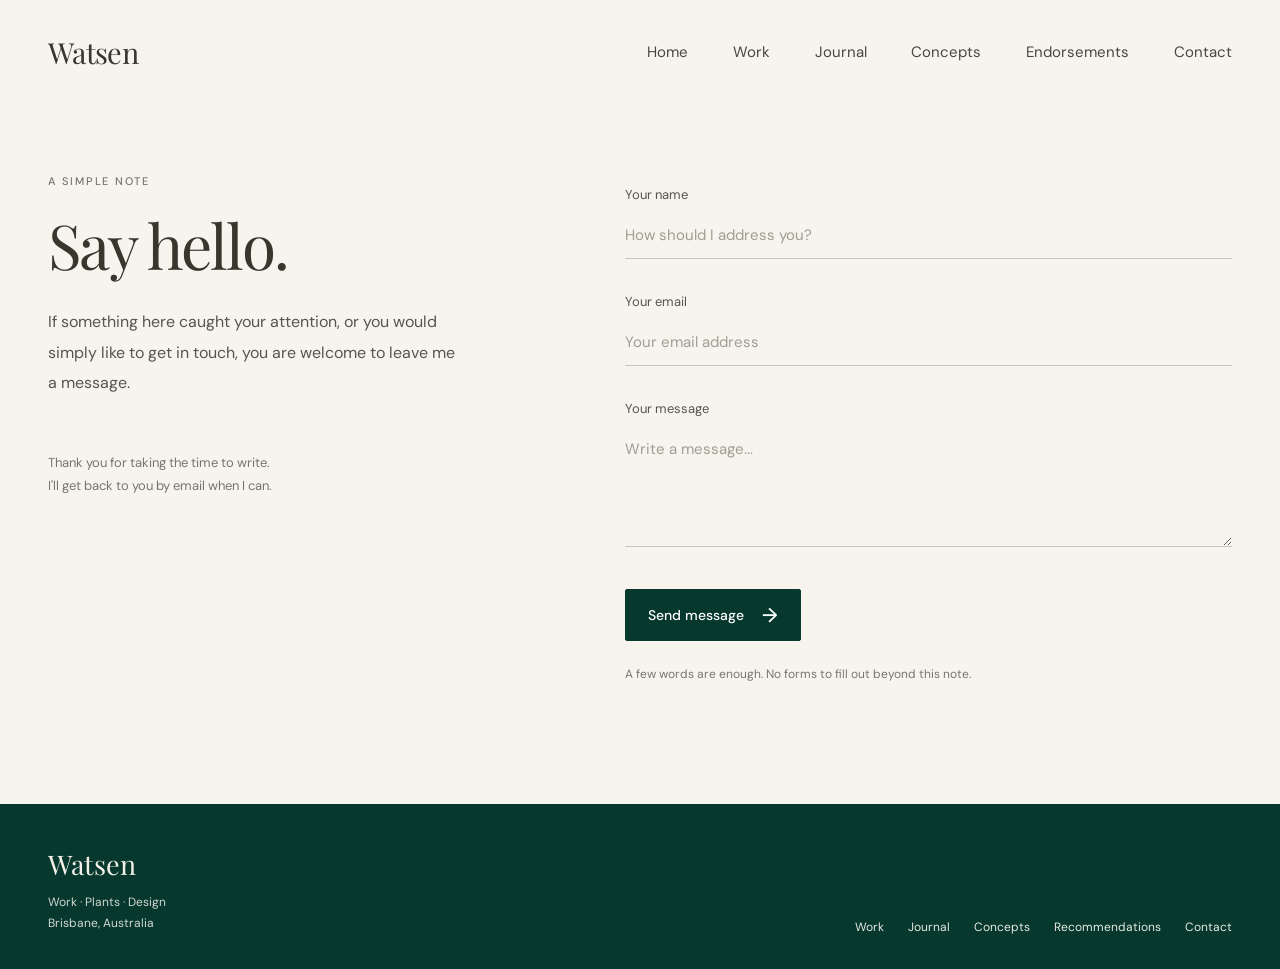
<file: contact.html>
<!doctype html>
<html lang="en">
<head>
  <meta charset="utf-8">
  <meta name="viewport" content="width=device-width, initial-scale=1">
  <meta name="theme-color" content="#f7f4ee">
  <title>Contact — Watsen</title>
  <link rel="preconnect" href="https://fonts.googleapis.com">
  <link rel="preconnect" href="https://fonts.gstatic.com" crossorigin>
  <link href="https://fonts.googleapis.com/css2?family=DM+Sans:wght@400;500;600&family=Playfair+Display:wght@400;500&display=swap" rel="stylesheet">
  <style>
    :root{--paper:#f7f4ee;--ink:#37372e;--muted:#77766d;--line:#dedbd2;--forest:#07382d;--serif:"Playfair Display",Georgia,serif;--sans:"DM Sans",Arial,sans-serif;--width:1320px}
    *{box-sizing:border-box}body{margin:0;background:var(--paper);color:var(--ink);font-family:var(--sans);-webkit-font-smoothing:antialiased}a{color:inherit;text-decoration:none}a:focus-visible,input:focus-visible,textarea:focus-visible{outline:2px solid var(--forest);outline-offset:4px}
    .shell{width:min(calc(100% - 96px),var(--width));margin:0 auto}
    .header{min-height:104px;display:flex;align-items:center;justify-content:space-between;gap:32px}.brand{font:400 29px var(--serif);letter-spacing:-.7px;white-space:nowrap}.nav{display:flex;align-items:center;gap:clamp(22px,3.5vw,54px);color:#48483f;font-size:15px}.nav a{transition:opacity .2s}.nav a:hover{opacity:.58}
    .contact-layout{display:grid;grid-template-columns:.85fr 1.15fr;gap:clamp(60px,10vw,150px);padding:70px 0 118px;align-items:start}
    .eyebrow{margin:0 0 22px;color:var(--muted);font-size:11px;font-weight:500;letter-spacing:.16em;text-transform:uppercase}
    h1{margin:0;font:400 clamp(44px,5vw,62px)/1.12 var(--serif);letter-spacing:-1.8px}
    .intro{max-width:410px;margin:28px 0 0;color:#56564d;font-size:16px;line-height:1.9}
    .small-note{margin-top:52px;color:var(--muted);font-size:13px;line-height:1.8}
    .message-form{max-width:620px;padding-top:12px}
    .field{margin:0 0 34px}.field label{display:block;margin-bottom:12px;color:#56564d;font-size:13px}
    .field input,.field textarea{display:block;width:100%;border:0;border-bottom:1px solid #c9c5bb;border-radius:0;padding:10px 0 13px;background:transparent;color:var(--ink);font:15px var(--sans);transition:border-color .2s}
    .field input::placeholder,.field textarea::placeholder{color:#a09d93}.field input:focus,.field textarea:focus{outline:none;border-color:var(--forest)}.field textarea{min-height:118px;resize:vertical}
    .send{display:inline-flex;align-items:center;justify-content:center;gap:18px;margin-top:8px;padding:15px 22px;border:1px solid var(--forest);border-radius:2px;background:var(--forest);color:#fff;font:500 14px var(--sans);cursor:pointer;transition:background .2s,border-color .2s,transform .2s}.send:hover{background:#0b493b;border-color:#0b493b;transform:translateY(-1px)}.send:focus-visible{outline:2px solid var(--forest);outline-offset:4px}.send span{font-size:20px;line-height:1}
    .form-note{margin:23px 0 0;color:var(--muted);font-size:12px;line-height:1.8}
    .footer{padding:42px 0 34px;background:var(--forest);color:#f3f0e8}.footer-inner{display:flex;align-items:flex-end;justify-content:space-between;gap:32px}.footer-brand{margin:0 0 10px;font:400 27px var(--serif)}.footer-note,.footer-meta{margin:0;color:#d0d8d0;font-size:12px;line-height:1.8}.footer-links{display:flex;gap:24px;flex-wrap:wrap;color:#e6e9e2;font-size:12px}
    @media(max-width:900px){.shell{width:min(calc(100% - 56px),var(--width))}.nav{gap:18px;font-size:13px}.contact-layout{gap:55px}}
    @media(max-width:680px){.shell{width:calc(100% - 40px)}.header{min-height:82px;align-items:flex-start;flex-direction:column;justify-content:center;gap:13px}.brand{font-size:26px}.nav{width:100%;gap:20px;overflow-x:auto;padding-bottom:4px;white-space:nowrap;font-size:12px}.contact-layout{grid-template-columns:1fr;gap:42px;padding:48px 0 70px}h1{font-size:48px}.intro{font-size:15px;margin-top:22px}.small-note{margin-top:24px}.message-form{padding-top:0}.footer-inner{align-items:flex-start;flex-direction:column}.footer-links{gap:18px}}
  </style>
</head>
<body>
  <header class="shell header">
    <a class="brand" href="index.html" aria-label="Watsen home">Watsen</a>
    <nav class="nav" aria-label="Main navigation">
      <a href="index.html">Home</a><a href="work.html">Work</a><a href="journal.html">Journal</a><a href="concepts.html">Concepts</a><a href="recommendations.html">Endorsements</a><a href="contact.html">Contact</a>
    </nav>
  </header>
  <main class="shell">
    <section class="contact-layout">
      <div>
        <p class="eyebrow">A simple note</p>
        <h1>Say hello.</h1>
        <p class="intro">If something here caught your attention, or you would simply like to get in touch, you are welcome to leave me a message.</p>
        <p class="small-note">Thank you for taking the time to write.<br>I'll get back to you by email when I can.</p>
      </div>
      <form class="message-form" onsubmit="event.preventDefault();alert('This is a visual preview. Email delivery will be connected in a later phase.');">
        <div class="field"><label for="name">Your name</label><input id="name" name="name" required placeholder="How should I address you?"></div>
        <div class="field"><label for="email">Your email</label><input id="email" name="email" type="email" required placeholder="Your email address"></div>
        <div class="field"><label for="message">Your message</label><textarea id="message" name="message" required placeholder="Write a message..."></textarea></div>
        <button class="send" type="submit">Send message <span aria-hidden="true">→</span></button>
        <p class="form-note">A few words are enough. No forms to fill out beyond this note.</p>
      </form>
    </section>
  </main>
  <footer class="footer">
    <div class="shell footer-inner">
      <div><p class="footer-brand">Watsen</p><p class="footer-note">Work · Plants · Design</p><p class="footer-meta">Brisbane, Australia</p></div>
      <div class="footer-links"><a href="work.html">Work</a><a href="journal.html">Journal</a><a href="concepts.html">Concepts</a><a href="recommendations.html">Recommendations</a><a href="contact.html">Contact</a></div>
    </div>
  </footer>
</body>
</html>
</file>
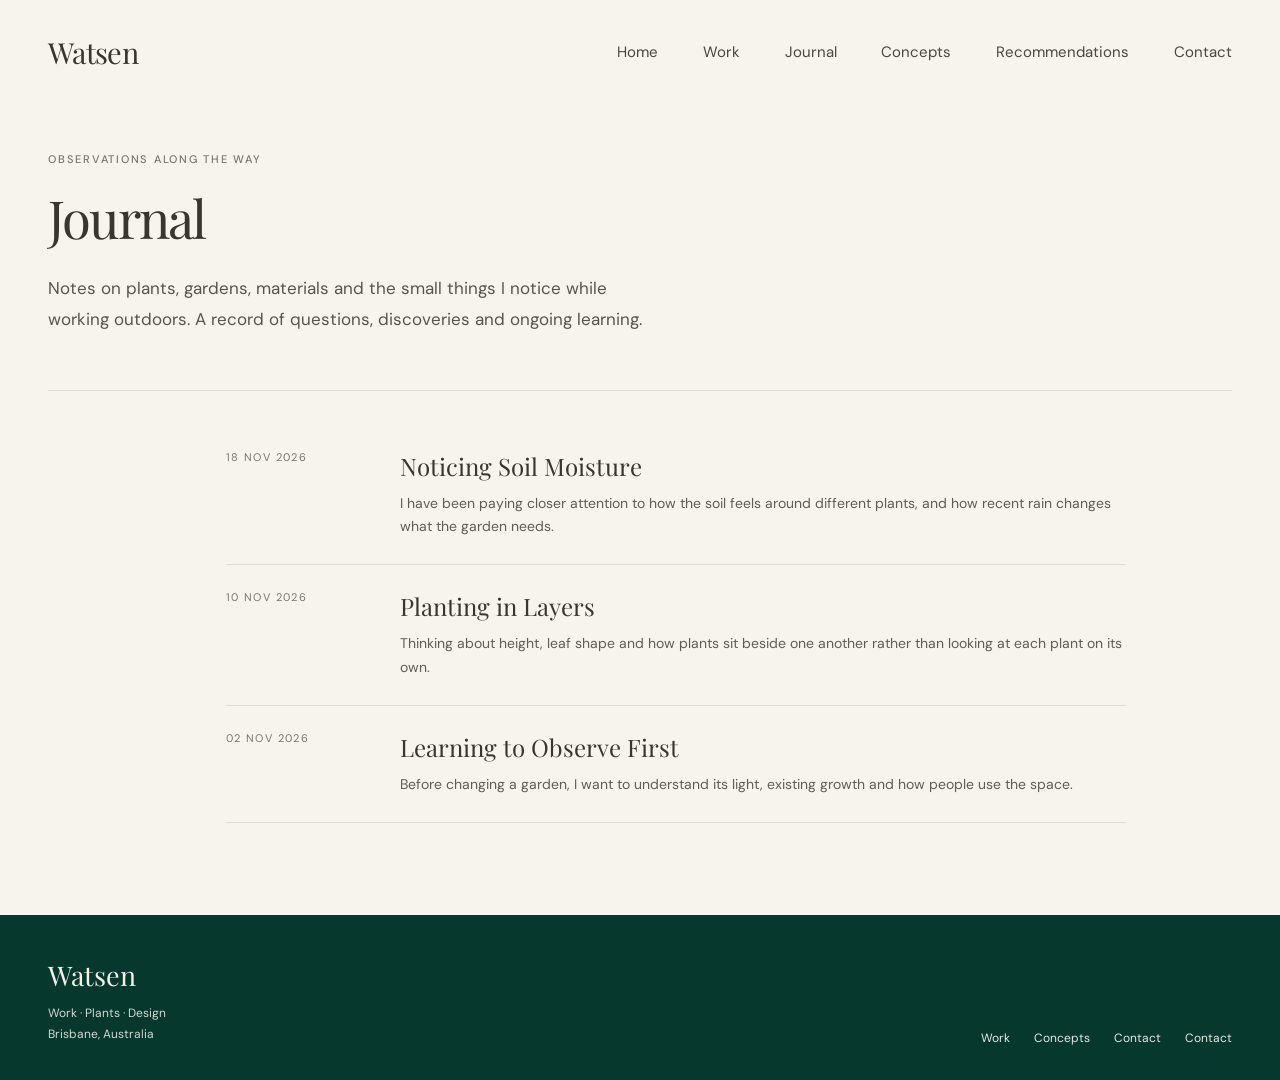
<file: journal.html>
<!doctype html><html lang="en"><head><meta charset="utf-8"><meta name="viewport" content="width=device-width,initial-scale=1"><title>Journal — Watsen</title><link href="https://fonts.googleapis.com/css2?family=DM+Sans:wght@400;500&family=Playfair+Display:wght@400;500&display=swap" rel="stylesheet"><link rel="stylesheet" href="styles/site.css"></head><body><header class="shell header"><a class="brand" href="index.html">Watsen</a><nav class="nav"><a href="index.html">Home</a><a href="work.html">Work</a><a href="journal.html">Journal</a><a href="concepts.html">Concepts</a><a href="recommendations.html">Recommendations</a><a href="contact.html">Contact</a></nav></header><main><section class="shell page-intro"><p class="eyebrow">Observations along the way</p><h1 class="page-title">Journal</h1><p class="intro-copy">Notes on plants, gardens, materials and the small things I notice while working outdoors. A record of questions, discoveries and ongoing learning.</p></section><section class="shell section"><div class="timeline"><article class="timeline-item"><time>18 NOV 2026</time><div><h3>Noticing Soil Moisture</h3><p>I have been paying closer attention to how the soil feels around different plants, and how recent rain changes what the garden needs.</p></div></article><article class="timeline-item"><time>10 NOV 2026</time><div><h3>Planting in Layers</h3><p>Thinking about height, leaf shape and how plants sit beside one another rather than looking at each plant on its own.</p></div></article><article class="timeline-item"><time>02 NOV 2026</time><div><h3>Learning to Observe First</h3><p>Before changing a garden, I want to understand its light, existing growth and how people use the space.</p></div></article></div></section></main><footer class="footer"><div class="shell footer-inner"><div><p class="footer-brand">Watsen</p><p class="footer-note">Work · Plants · Design</p><p class="footer-meta">Brisbane, Australia</p></div><div class="footer-links"><a href="work.html">Work</a><a href="concepts.html">Concepts</a><a href="contact.html">Contact</a><a href="contact.html">Contact</a></div></div></footer></body></html>
</file>
<file: styles/site.css>
:root{--paper:#f7f4ee;--ink:#37372e;--muted:#77766d;--line:#dedbd2;--forest:#07382d;--serif:"Playfair Display",Georgia,serif;--sans:"DM Sans",Arial,sans-serif;--page-width:1320px}
*{box-sizing:border-box}html{scroll-behavior:smooth}body{margin:0;background:var(--paper);color:var(--ink);font-family:var(--sans);-webkit-font-smoothing:antialiased}a{color:inherit;text-decoration:none}a:focus-visible{outline:2px solid var(--forest);outline-offset:5px}img{display:block;max-width:100%}
.shell{width:min(calc(100% - 96px),var(--page-width));margin:0 auto}
.header{min-height:104px;display:flex;align-items:center;justify-content:space-between;gap:32px}.brand{font-family:var(--serif);font-size:29px;letter-spacing:-.7px;white-space:nowrap}.nav{display:flex;align-items:center;gap:clamp(22px,3.5vw,54px);color:#48483f;font-size:15px}.nav a{transition:opacity .2s ease}.nav a:hover{opacity:.58}
.page-intro{padding:48px 0 54px;border-bottom:1px solid var(--line)}.eyebrow{margin:0 0 22px;color:var(--muted);font-size:11px;font-weight:500;letter-spacing:.16em;text-transform:uppercase}.page-title{margin:0;font-family:var(--serif);font-size:clamp(42px,4.1vw,62px);font-weight:400;letter-spacing:-1.8px;line-height:1.12}.intro-copy{max-width:610px;margin:26px 0 0;color:#56564d;font-size:17px;line-height:1.85}
.section{padding:34px 0 92px}.section-head{display:flex;justify-content:space-between;align-items:center;gap:20px;margin-bottom:26px}.section-title{margin:0;font-family:var(--serif);font-size:34px;font-weight:400;letter-spacing:-.6px}.quiet-link{color:#4e4e45;font-size:14px}.entry-list{display:grid;grid-template-columns:repeat(2,minmax(0,1fr));column-gap:46px;row-gap:58px;margin-left:8%}.entry{min-width:0;padding-left:0}.entry img{width:100%;aspect-ratio:1.48;object-fit:cover;margin-bottom:17px}.meta{margin:0 0 17px;color:var(--muted);font-size:11px;letter-spacing:.13em}.entry h2,.entry h3{margin:0 0 10px;font-family:var(--serif);font-size:24px;font-weight:400}.entry p:not(.meta){margin:0;color:#5f5e55;font-size:14px;line-height:1.65;max-width:520px}.text-arrow{display:inline-block;margin-top:22px;padding-bottom:8px;border-bottom:1px solid currentColor;font-size:14px}
.detail-body{max-width:760px;margin:40px auto 0}.detail-body p{font-size:16px;line-height:1.9;color:#56564d}.detail-body .eyebrow{margin-top:36px}.detail-image{width:100%;max-height:580px;aspect-ratio:1.65;object-fit:cover;margin-top:34px}
.quote-list{max-width:850px;margin:0 auto}.quote{padding:30px 0;border-bottom:1px solid var(--line)}.quote blockquote{margin:0;font:400 24px/1.55 var(--serif)}.quote cite{display:block;margin-top:16px;color:var(--muted);font:normal 12px var(--sans)}
.form-wrap{max-width:680px;margin-left:8%}.field{display:block;margin:0 0 22px}.field span{display:block;margin-bottom:9px;font-size:13px}.field input,.field textarea,.field select{width:100%;padding:14px 15px;border:1px solid #d6d2c9;border-radius:2px;background:#fbfaf7;color:var(--ink);font:14px var(--sans)}.field textarea{min-height:150px;resize:vertical}.button{display:inline-block;padding:14px 22px;border:0;background:var(--forest);color:white;font:13px var(--sans);cursor:pointer}.note{color:var(--muted);font-size:12px;line-height:1.7}
.timeline{max-width:900px;margin-left:15%}.timeline-item{display:grid;grid-template-columns:150px 1fr;gap:24px;padding:25px 0;border-bottom:1px solid var(--line)}.timeline-item time{color:var(--muted);font-size:11px;letter-spacing:.13em}.timeline-item h3{margin:0 0 10px;font:400 24px var(--serif)}.timeline-item p{margin:0;color:#5f5e55;font-size:14px;line-height:1.7}
.feature-row{display:grid;grid-template-columns:minmax(280px,.88fr) minmax(0,1.12fr);gap:clamp(48px,7vw,104px);align-items:center}.feature-row img{width:100%;aspect-ratio:1.48;object-fit:cover}.feature-copy h2{margin:0;font:400 34px/1.2 var(--serif)}.feature-copy p{color:#56564d;font-size:16px;line-height:1.85}
.footer{padding:42px 0 34px;background:var(--forest);color:#f3f0e8}.footer-inner{display:flex;align-items:flex-end;justify-content:space-between;gap:32px}.footer-brand{margin:0 0 10px;font:400 27px var(--serif)}.footer-note,.footer-meta{margin:0;color:#d0d8d0;font-size:12px;line-height:1.8}.footer-links{display:flex;gap:24px;flex-wrap:wrap;color:#e6e9e2;font-size:12px}
@media(max-width:900px){.shell{width:min(calc(100% - 56px),var(--page-width))}.nav{gap:18px;font-size:13px}.entry-list{margin-left:4%;column-gap:28px}.timeline{margin-left:6%}}
@media(max-width:680px){.shell{width:calc(100% - 40px)}.header{min-height:82px;align-items:flex-start;flex-direction:column;justify-content:center;gap:13px}.brand{font-size:26px}.nav{width:100%;gap:20px;overflow-x:auto;padding-bottom:4px;white-space:nowrap;font-size:12px}.page-intro{padding:42px 0 38px}.page-title{font-size:clamp(42px,12vw,56px)}.intro-copy{margin-top:24px;font-size:15px}.section{padding:24px 0 60px}.section-title{font-size:30px}.entry-list{grid-template-columns:1fr;gap:38px;margin-left:0}.entry img{aspect-ratio:1.48}.feature-row{grid-template-columns:1fr;gap:30px}.feature-copy h2{font-size:30px}.form-wrap,.timeline{margin-left:0}.timeline-item{grid-template-columns:1fr;gap:8px}.quote blockquote{font-size:21px}.footer-inner{align-items:flex-start;flex-direction:column}.footer-links{gap:18px}}
</file>
